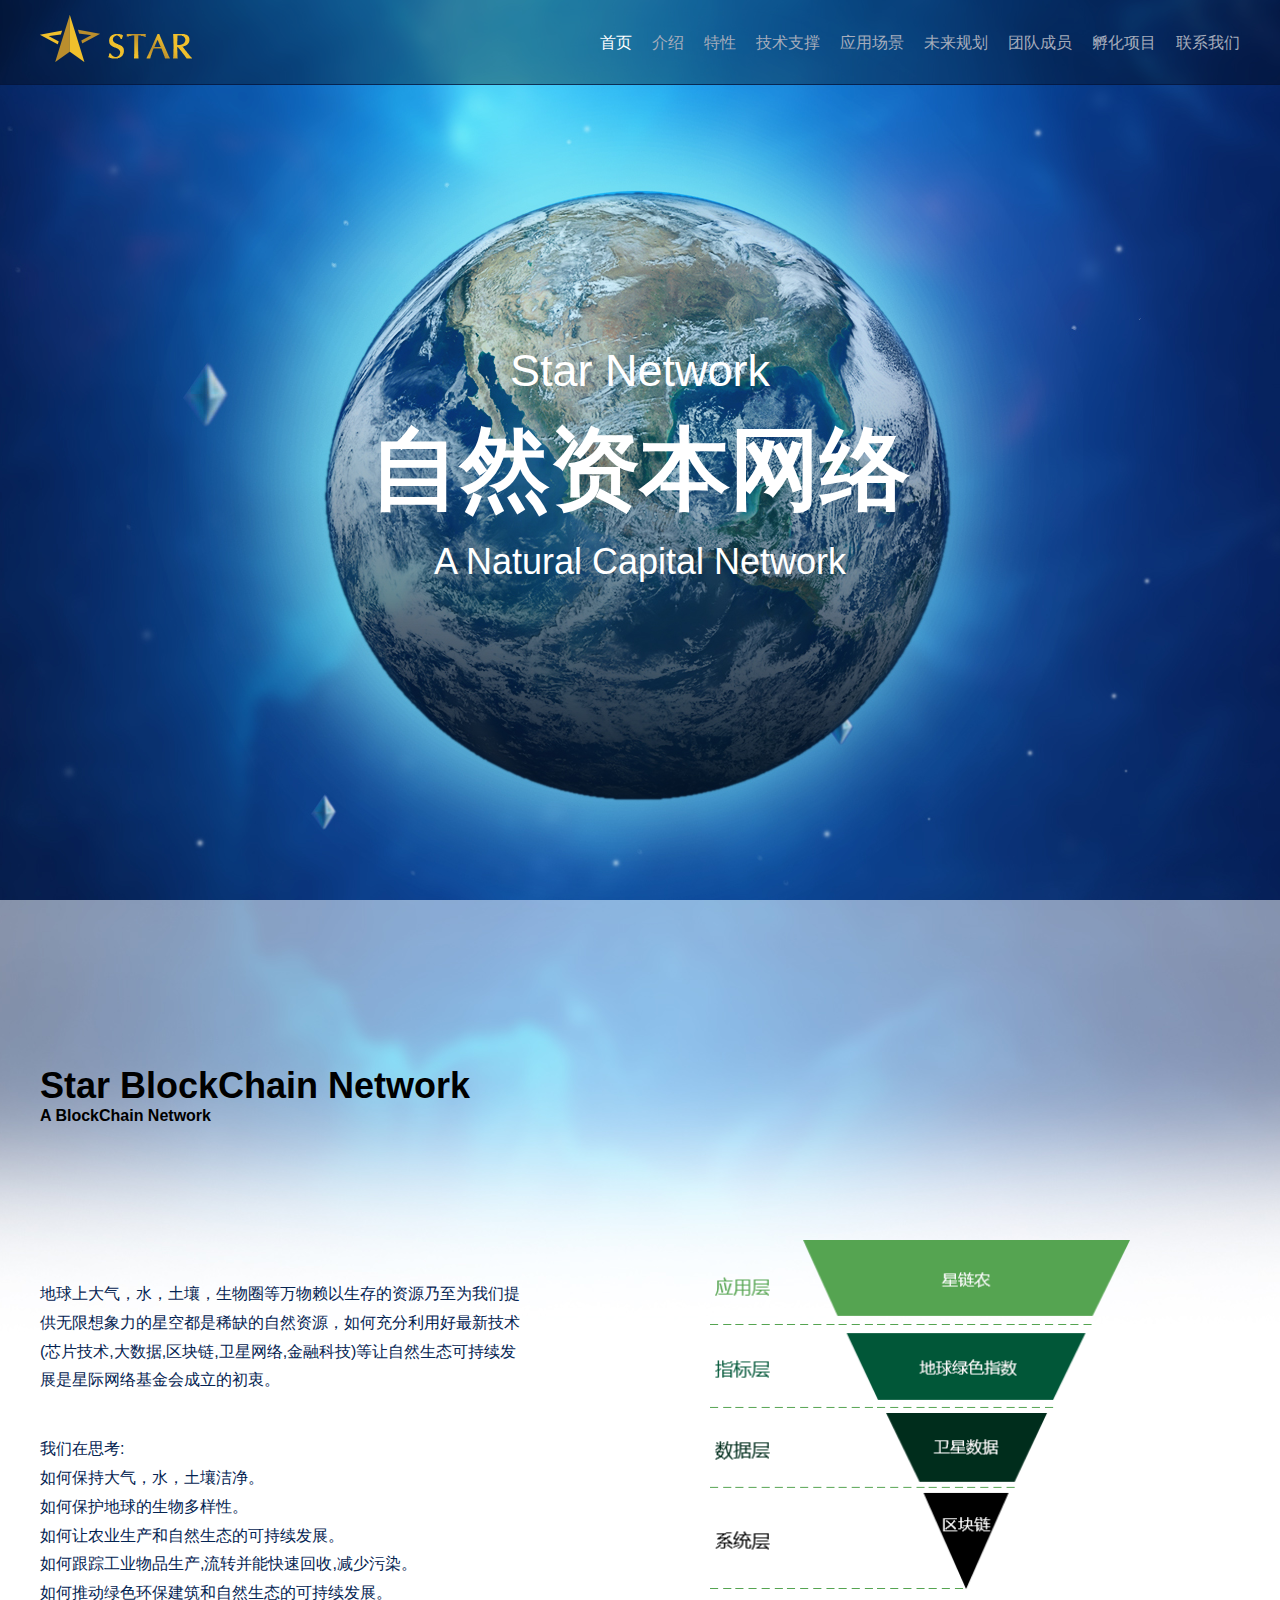
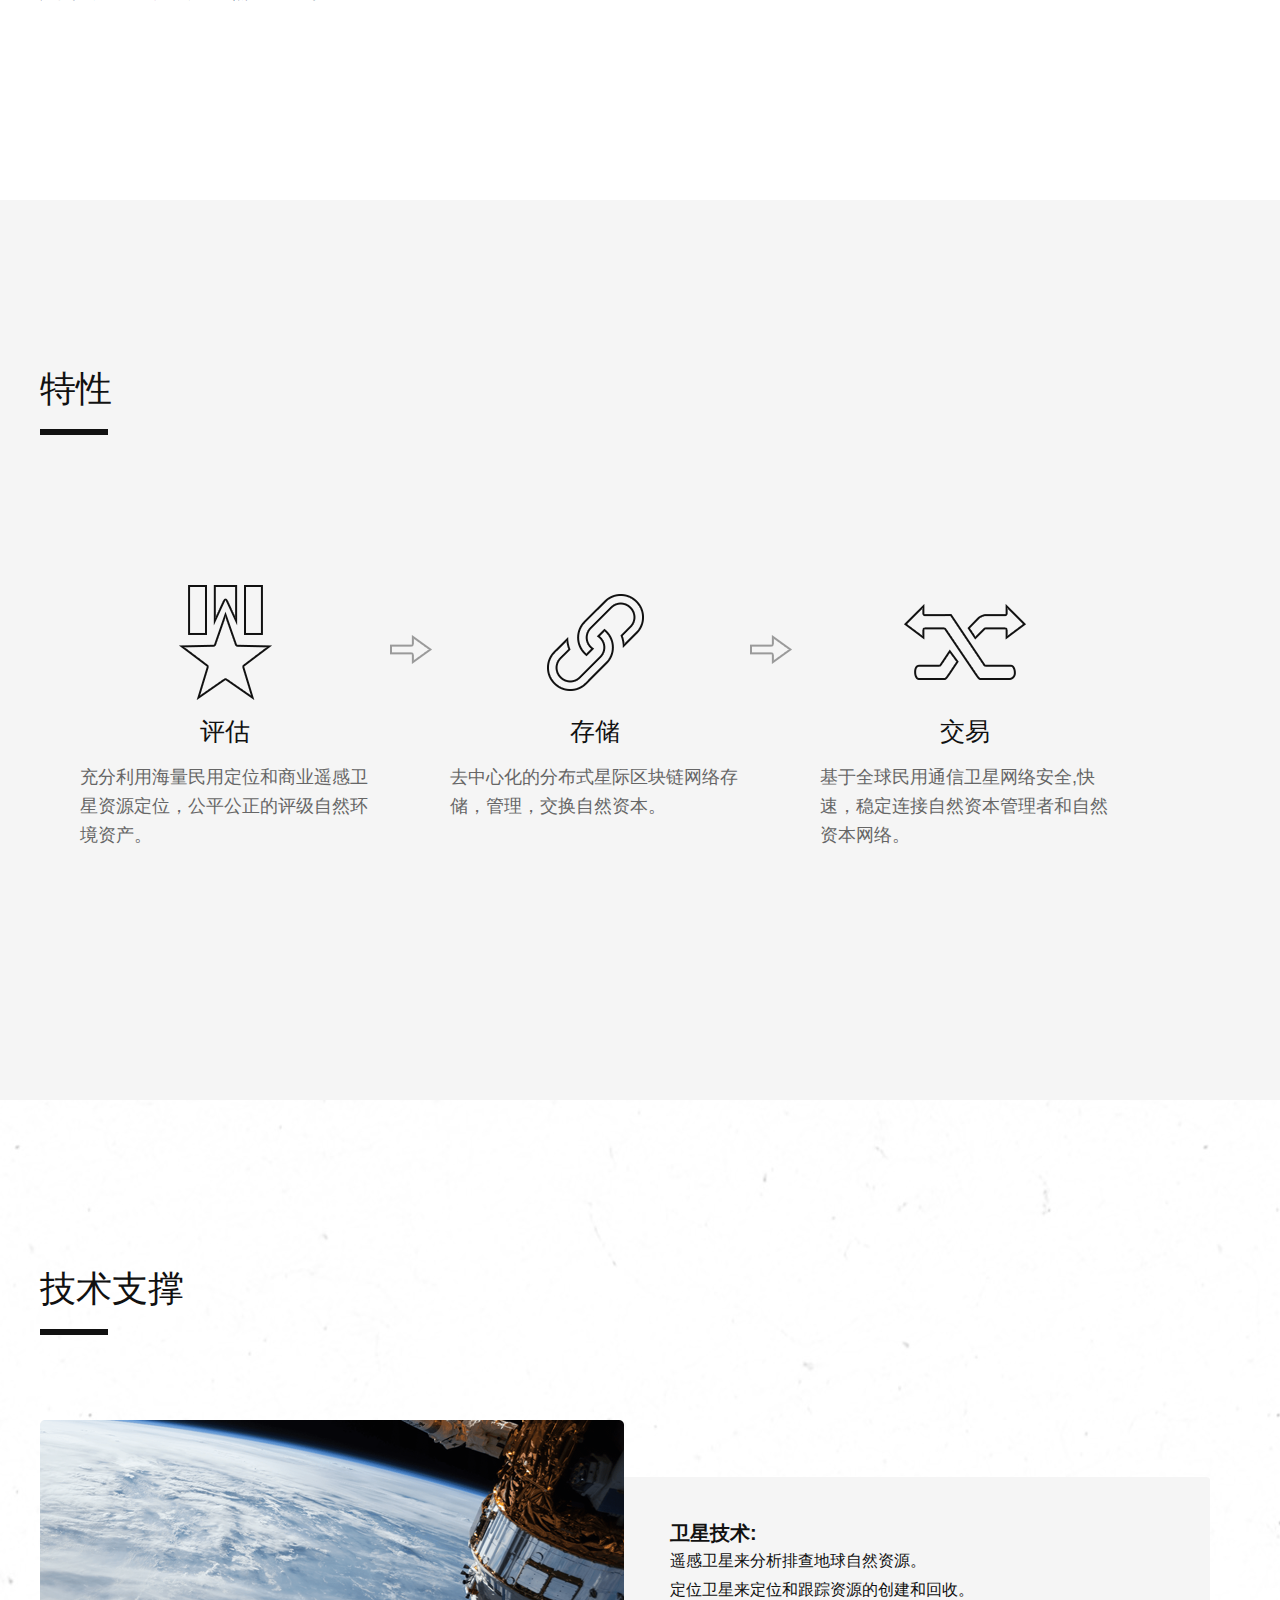
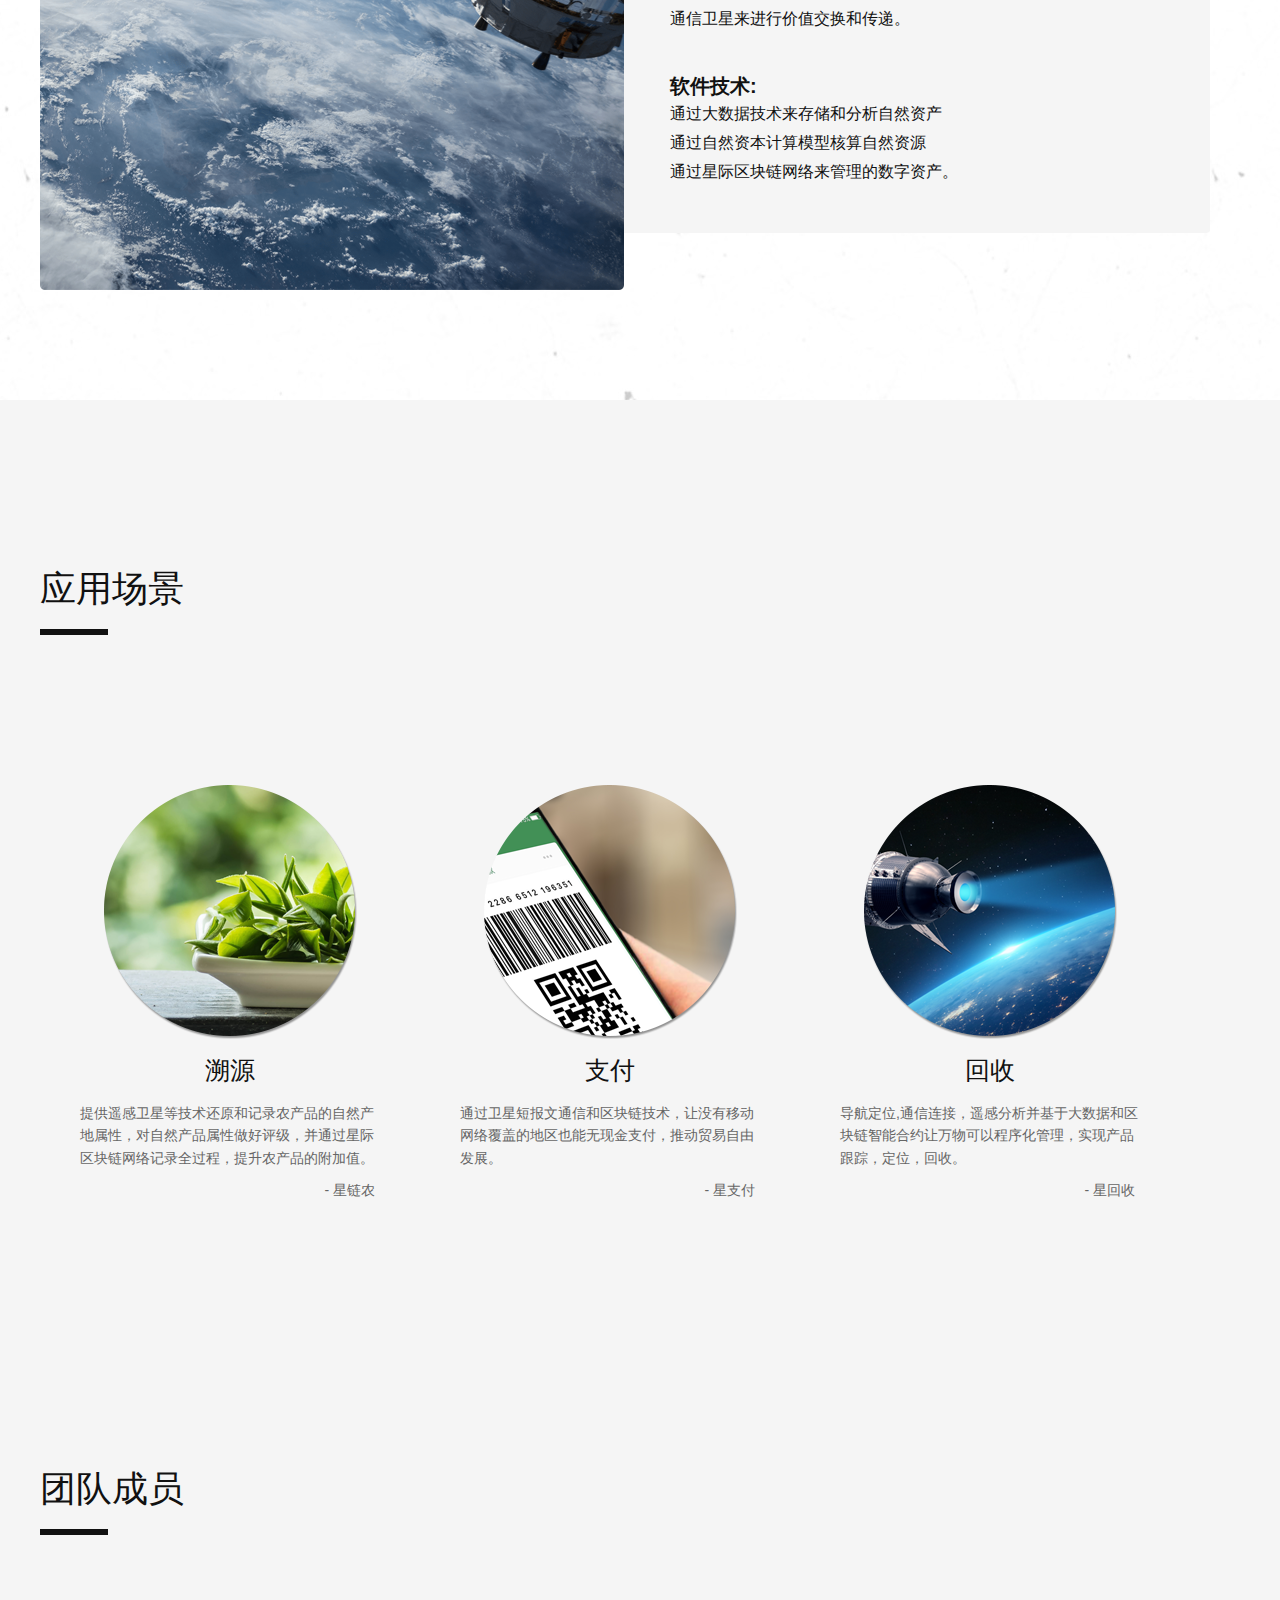
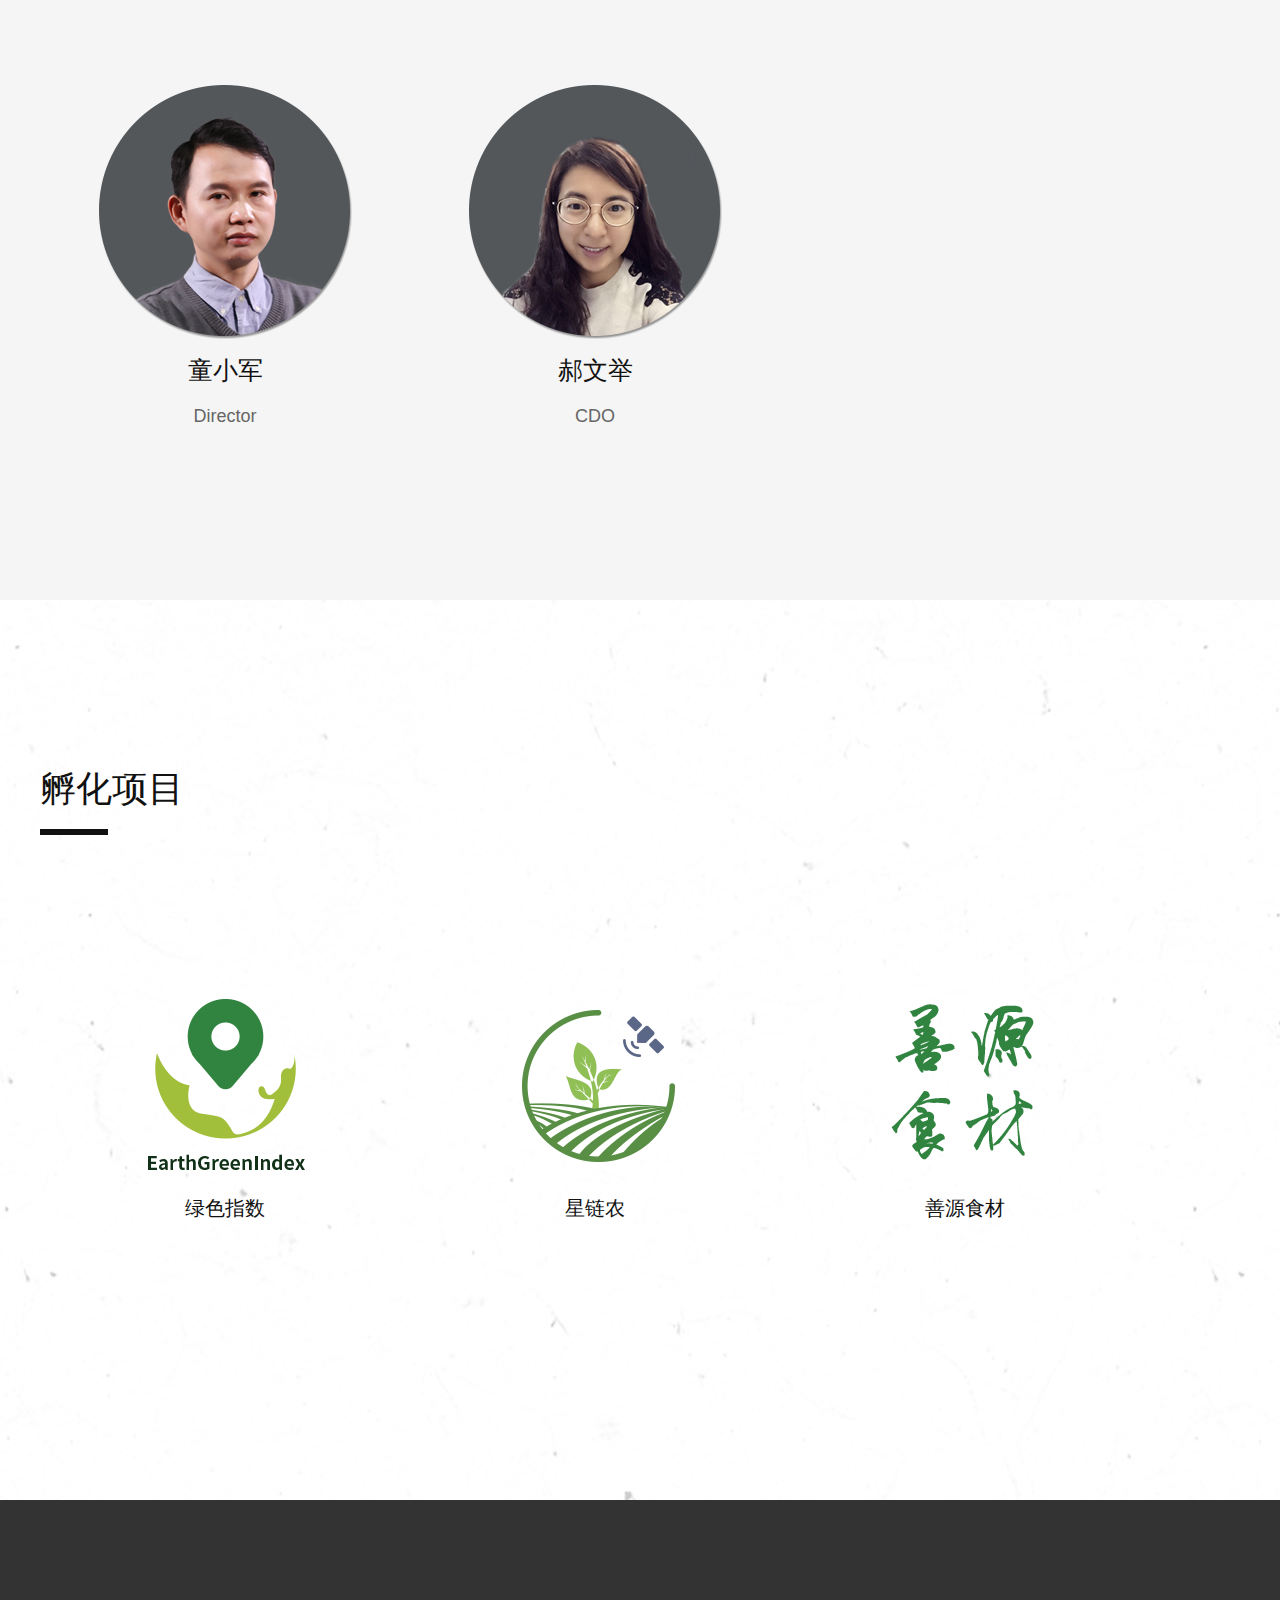
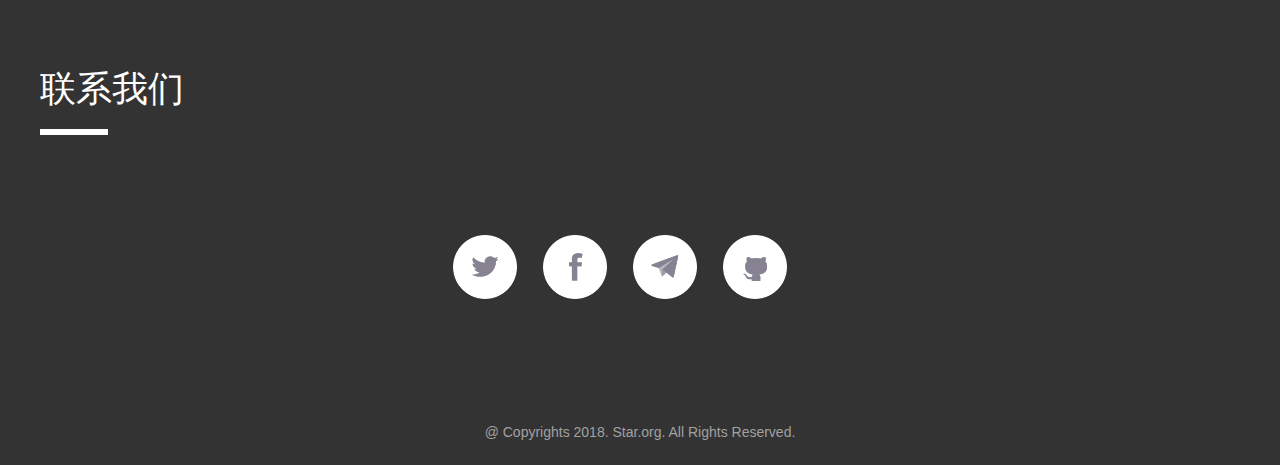
<file: index.html>
<!doctype html>
<html><head>
<meta charset="utf-8">
<title>The Star Network Foundation</title>
<link href="style/style.css" type="text/css" rel="stylesheet" />
</head>

<body>
	<div class="nav">
		<div class="wrap">
			<ul>
				<li><a href="#" class="on">首页</a></li>
				<li><a href="#info">介绍</a></li>
				<li><a href="#character">特性</a></li>
				<li><a href="#tech">技术支撑</a></li>
				<li><a href="#scenarios">应用场景</a></li>
				<li><a href="#future">未来规划</a></li>
				<li><a href="#team">团队成员</a></li>
				<li><a href="#project">孵化项目</a></li>
				<li><a href="#contact">联系我们</a></li>
			</ul>
			<div class="logo"></div>	
		</div>
	</div>
	<div class="wrap" style="height:555px">
		<div class="bannerCon">
		<h3>Star Network</h3>
	    	<h2>自然资本网络</h2>
	    	<h4>A Natural Capital Network</h4>
		</div>
	</div>
	<a name="info"></a>
	<div class="top1">
		<div class="wrap">
			<h2>Star BlockChain Network</h2>
			<h4>A BlockChain Network</h4>
			<div class="clearfix" style="margin-top: 115px;">
				<img src="images/text-img.png" class="img" />
				<div class="text">
					<p>地球上大气，水，土壤，生物圈等万物赖以生存的资源乃至为我们提供无限想象力的星空都是稀缺的自然资源，如何充分利用好最新技术(芯片技术,大数据,区块链,卫星网络,金融科技)等让自然生态可持续发展是星际网络基金会成立的初衷。</p>

<p>我们在思考:<br />
如何保持大气，水，土壤洁净。<br />
如何保护地球的生物多样性。<br />
如何让农业生产和自然生态的可持续发展。<br />
如何跟踪工业物品生产,流转并能快速回收,减少污染。<br />
	如何推动绿色环保建筑和自然生态的可持续发展。</p>
				</div>
			</div>
		</div>
	</div>
	<a name="character"></a>
	<div class="grayBlock">
		<div class="wrap">
			<h2>特性<h2>
			<div class="titleLine"></div>
				<div class="clearfix"  style="position: relative;">
					<div class="arrow"></div>
					<div class="arrow1"></div>
					<div class="txCon">
						<img src="images/tx_1.png" />
						<h2>评估</h2>
						<p>充分利用海量民用定位和商业遥感卫星资源定位，公平公正的评级自然环境资产。</p>
					</div>
				  <div class="txCon">
						<img src="images/tx_2.png" />
					<h2>存储</h2>
						<p>去中心化的分布式星际区块链网络存储，管理，交换自然资本。</p>
					</div>
					<div class="txCon">
						<img src="images/tx_3.png" />
						<h2>交易</h2>
						<p>基于全球民用通信卫星网络安全,快速，稳定连接自然资本管理者和自然资本网络。</p>
					</div>
				</div>	
		</div>
	</div>
	<a name="tech"></a>
	<div class="whiteBlock">
		<div class="wrap">
			<h2>技术支撑<h2>
			<div class="titleLine"></div>
			<div class="zhicheng">
				<div class="txt">
					<h4>卫星技术:</h4>
					<p>遥感卫星来分析排查地球自然资源。<br />
定位卫星来定位和跟踪资源的创建和回收。<br />
通信卫星来进行价值交换和传递。</p>
					<h4>软件技术:</h4>
					<p>通过大数据技术来存储和分析自然资产<br />
通过自然资本计算模型核算自然资源<br />
通过星际区块链网络来管理的数字资产。</p>
				</div>
			</div>
		</div>
	</div>
	<a name="scenarios"></a>
	<div class="grayBlock cj">
		<div class="wrap">
			<h2>应用场景<h2>
			<div class="titleLine"></div>
				<div class="clearfix">
					<div class="txCon">
						<img src="images/cj_1.png" />
						<h2>溯源</h2>
						<p>提供遥感卫星等技术还原和记录农产品的自然产地属性，对自然产品属性做好评级，并通过星际区块链网络记录全过程，提升农产品的附加值。<br /><a style=" display: block; text-align:right; margin-right: 5px; margin-top: 10px;">- 星链农</a></p>
					</div>
				  <div class="txCon">
						<img src="images/cj_2.png" />
					<h2>支付</h2>
						<p>通过卫星短报文通信和区块链技术，让没有移动网络覆盖的地区也能无现金支付，推动贸易自由发展。<br /><a style=" display: block; text-align:right; margin-right: 5px; margin-top: 10px;">- 星支付</a></p>
					</div>
					<div class="txCon">
						<img src="images/cj_3.png" />
						<h2>回收</h2>
						<p>导航定位,通信连接，遥感分析并基于大数据和区块链智能合约让万物可以程序化管理，实现产品跟踪，定位，回收。<br /><a style=" display: block; text-align:right; margin-right: 5px; margin-top: 10px;">- 星回收</a></p>
					</div>
				</div>	
		</div>
	</div>

	<a name="team"></a>
	<div class="grayBlock td">
		<div class="wrap">
			<h2>团队成员<h2>
			<div class="titleLine"></div>
				<div class="clearfix">
					<div class="txCon">
						<img src="images/td_1.png" />
						<h2>童小军</h2>
						<p>Director</p>
					</div>
					<div class="txCon">
						<img src="images/td_3.png" />
						<h2>郝文举</h2>
						<p>CDO</p>
					</div>
				</div>	
		</div>
	</div>
	<a name="project"></a>
	<div class="whiteBlock fh">
		<div class="wrap">
			<h2>孵化项目<h2>
			<div class="titleLine"></div>
			<div class="clearfix">
				<div class="txCon">
					<img src="images/fh_1.png" />
					<h2>绿色指数</h2>
					</div>
				  <div class="txCon">
					  <img src="images/fh_2.png" />
					  <h2>星链农</h2>
					</div>
					<div class="txCon">
						<img src="images/fh_3.png" />
						<h2>善源食材</h2>
					</div>
			</div>
		</div>
	</div>
	<a name="contact"></a>
	<div class="blackBlock">
		<div class="wrap">
			<h2>联系我们<h2>
			<div class="titleLine"></div>
				<div class="clearfix">
					<ul>
						<li><img src="images/twtter.png" /></li>
						<li><img src="images/facebook.png" /></li>
						<li><img src="images/mail.png" /></li>
						<li><img src="images/git.png" /></li>
					</ul>
					<div class="clearfix"></div>
					<p>&#64; Copyrights 2018. Star.org. All Rights Reserved.</p>
				</div>
		</div>
	</div>
</body>
</html>
</file>
<file: style/style.css>
/* CSS Document */
*{ margin:0; padding:0;}
body{ background: url(../images/topBG.jpg) no-repeat top center; font-family: "Work Sans","Helvetica Neue",Helvetica,"PingFang SC","Microsoft Yahei","WenQuanYi Micro Hei",Arial,Verdana,sans-serif;}
.fl{ float:left;}
.fr{ float:right;}
.clearfix:before, .clearfix:after,.cols:before, .cols:after,.row:before, .row:after { content: ""; display: table; }.clearfix:after,.cols:after,.row:after { clear: both; }.clearfix,.cols,.row { zoom: 1; }
ul li{ list-style: none;}
a{text-decoration: none;}
.wrap{ margin: 0 auto;width: 1200px; }
.nav{ height:85px; line-height: 85px; background: url(../images/navBG.png) repeat-x;}
.logo{ display: inline-block; float:left; margin-top: 15px; width:152px; height: 47px; background: url(../images/logo.png) no-repeat;}
.nav ul{ float:right;}
.nav li{ float:left; margin-left: 20px;}
.nav li a{ color: #a5acbb;}
.nav li a:hover{ color:#fff;}
.nav li a.on{ color:white;}

.bannerCon{ margin-top: 260px; color: #fff; text-align: center;}
.bannerCon h3{ font-size: 45px; font-weight: normal;}
.bannerCon h2{ font-size: 90px; line-height: 1.6em;}
.bannerCon h4{ font-size:36px; font-weight: normal;}

.top1{ width:100%; height:735px; padding-top: 165px; background:#fff url(../images/top1BG.jpg) no-repeat top center;}
.top1 h2{ font-size: 36px;}
.top1 h4{ font-size:16px;}
.top1 .img{ float:right; margin-right: 110px; width: 420px;}
.top1 .text{ float:left; width: 490px; font-size: 16px; line-height: 1.8em;}
.top1 .text p{ margin-top: 40px; color: #052452; }

.grayBlock,.whiteBlock,.blackBlock{ background: #f5f5f5;height:735px; padding-top: 165px;}
.whiteBlock{ background: url(../images/whiteBg.jpg) no-repeat top center;}
.blackBlock{ background: #333; height: 400px;}
.grayBlock h2,.whiteBlock h2,.blackBlock h2{ font-size:36px; color: #111; font-weight: 200;}
.grayBlock .titleLine,.whiteBlock .titleLine,.blackBlock .titleLine{ display:block;margin-top: 15px; width:68px; height:6px; overflow: hidden; font-size: 1; background: #111;}
.blackBlock h2{ color:#fff;}
.blackBlock .titleLine{ background:#fff;}

.txCon{ margin-top: 150px; width:290px; float: left; margin-left: 40px; margin-right: 40px;}
.txCon img{ display:block; margin-left:auto; margin-right: auto;}
.txCon h2{ margin-top: 15px; margin-bottom: 15px; font-size:25px; font-weight: 100px; text-align: center; color：#111；}
.txCon p{ font-size:18px; line-height: 1.6em; color:#666;}
.arrow,.arrow1{ position: absolute; top: 200px; left: 350px; width: 42px; height: 29px; background: url(../images/tx_4.png) no-repeat;}
.arrow1{left:710px;}

.zhicheng{ margin-top: 85px; width:1170px; height: 420px; padding-top: 60px; background: url(../images/zhicheng.png) no-repeat;}
.zhicheng .txt{ float:right; margin-right: 220px; width: 320px; color: #111;}
.zhicheng .txt h4{ font-size: 20px; margin-top: 40px; font-weight: 100px;}
.zhicheng .txt p{ font-size: 16px; line-height: 1.8em;}

.cj{}
.cj p{ font-size: 14px;}
.cj .txCon{width:300px; }

.jh{}
.jh .txCon h2{ font-size: 36px; text-align: center;}
.jh .txCon .jhLine{ height:4px; background: url(../images/jhLine.png) repeat-x; overflow: hidden; font-size: 1px;}
.jh .txCon p{ margin-top: 20px; font-size:20px;}

.td{}
.td .txCon P{text-align: center;}

.fh{}
.fh .txCon h2{ font-size:20px;}
.fh .txCon h2 a{ font-size:20px; text-decoration: none; color:#125F03 ;}
.fh .txCon h2 a:hover{text-decoration: underline;}

.blackBlock ul{ margin:100px auto; width: 400px;}
.blackBlock li{ float:left; margin-left: 10px; margin-right: 10px;}
.blackBlock li img{ width:70px; height: 70px;}
.blackBlock p{display: block; clear: both;margin-top:110px; font-size: 14px; color: #a1a1a1; text-align: center;}

/* for 980px or less */
</file>
